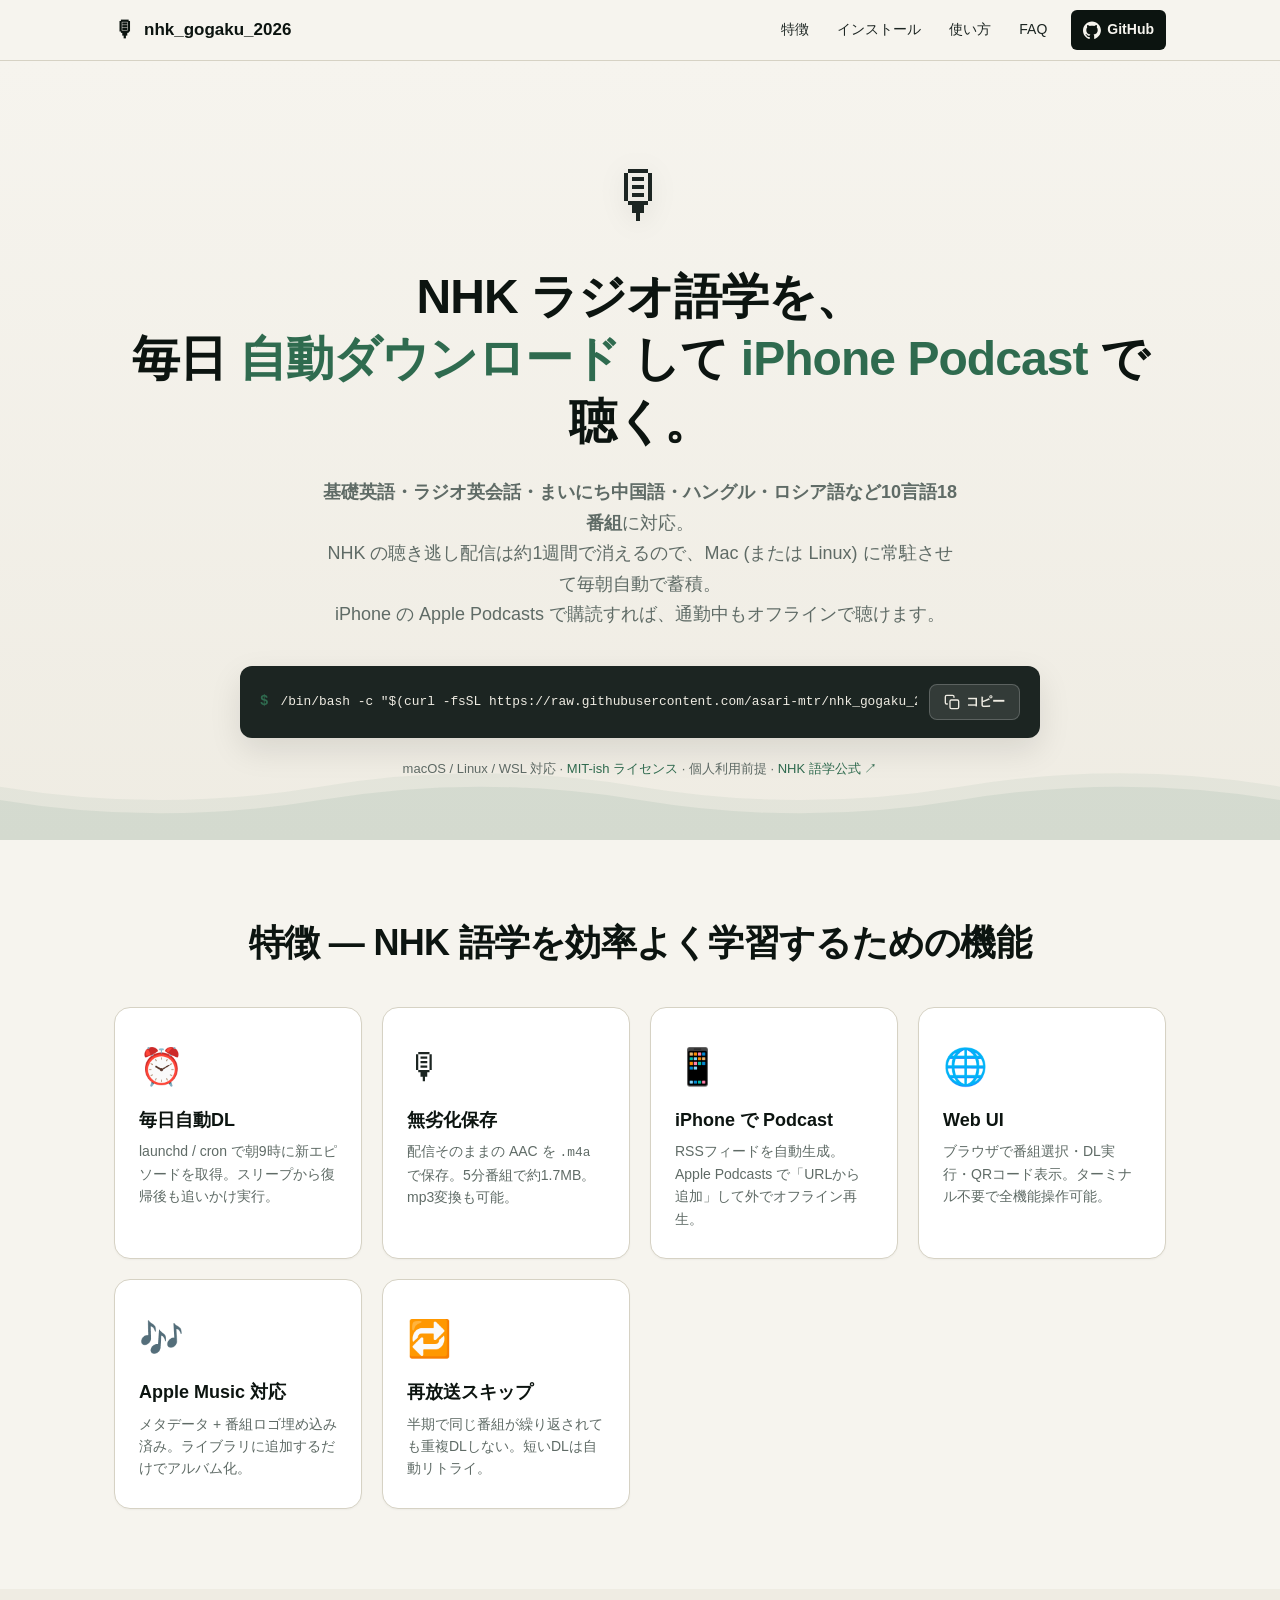
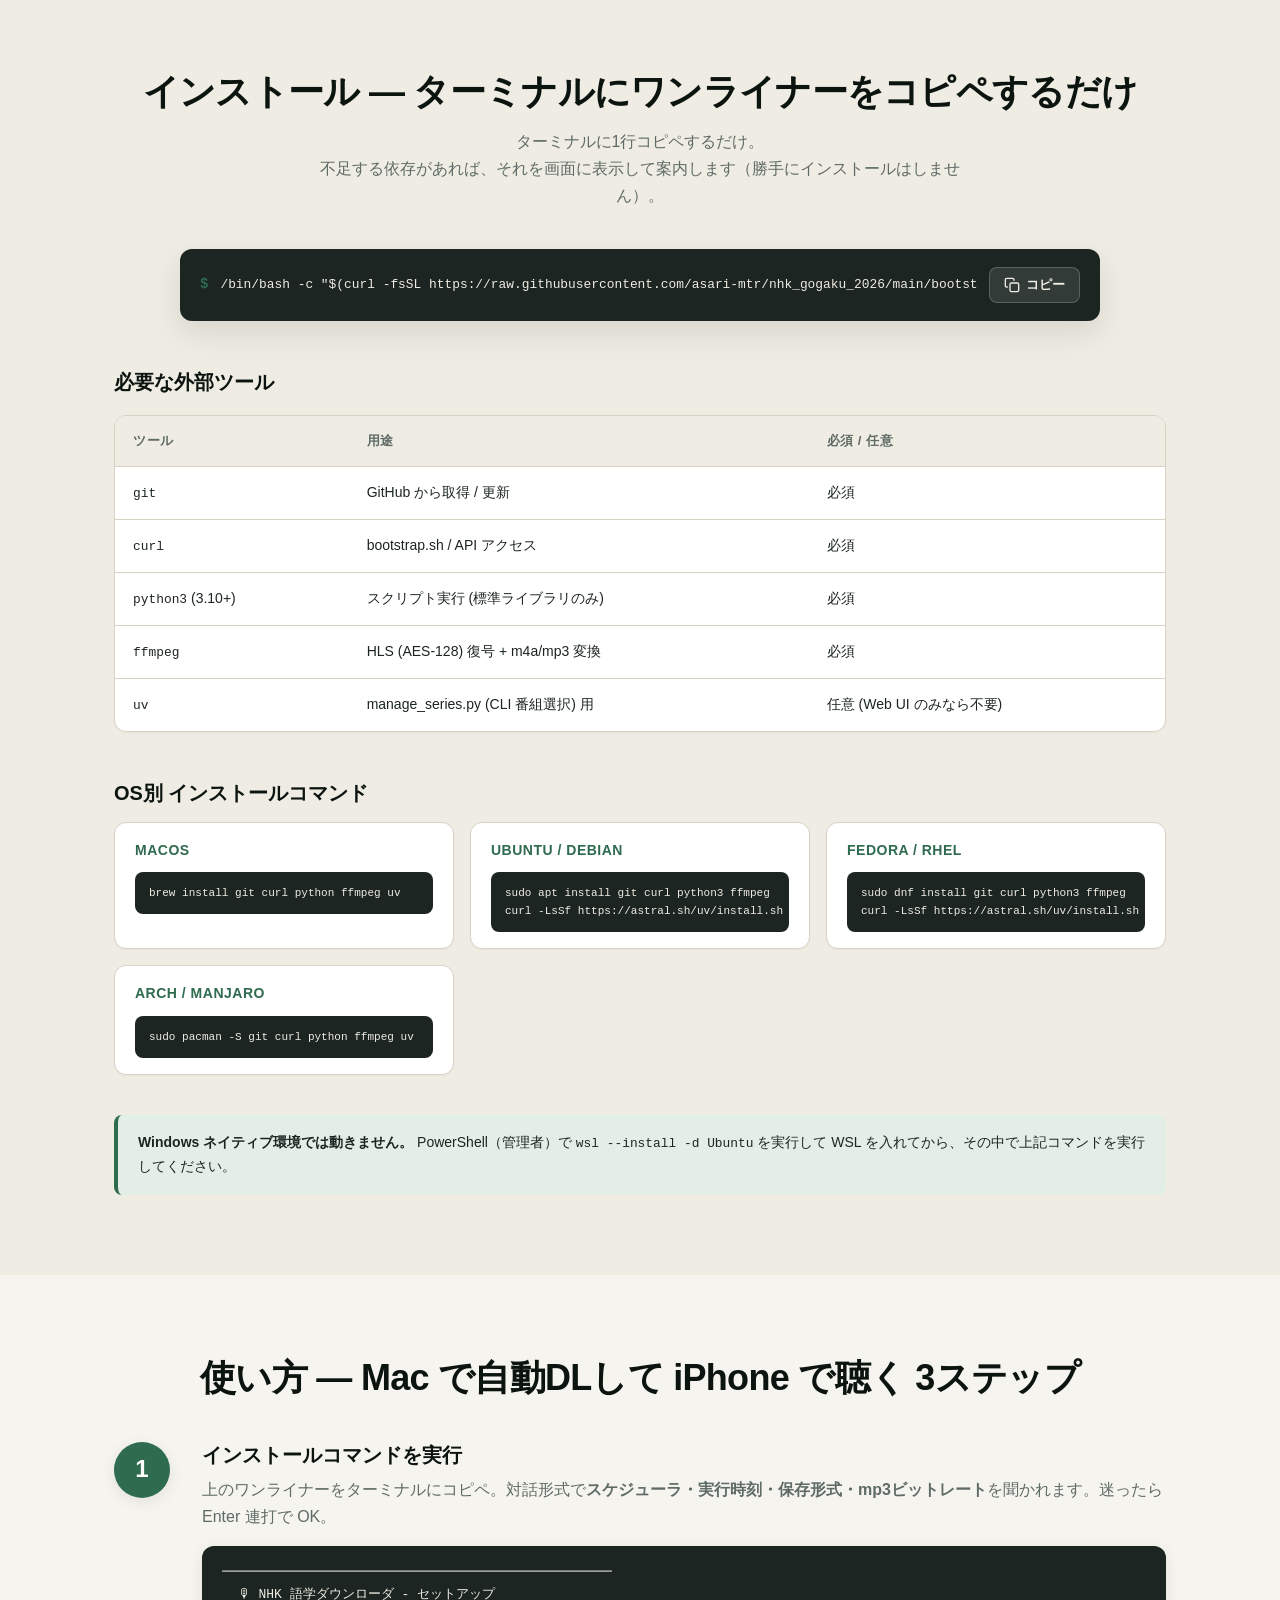
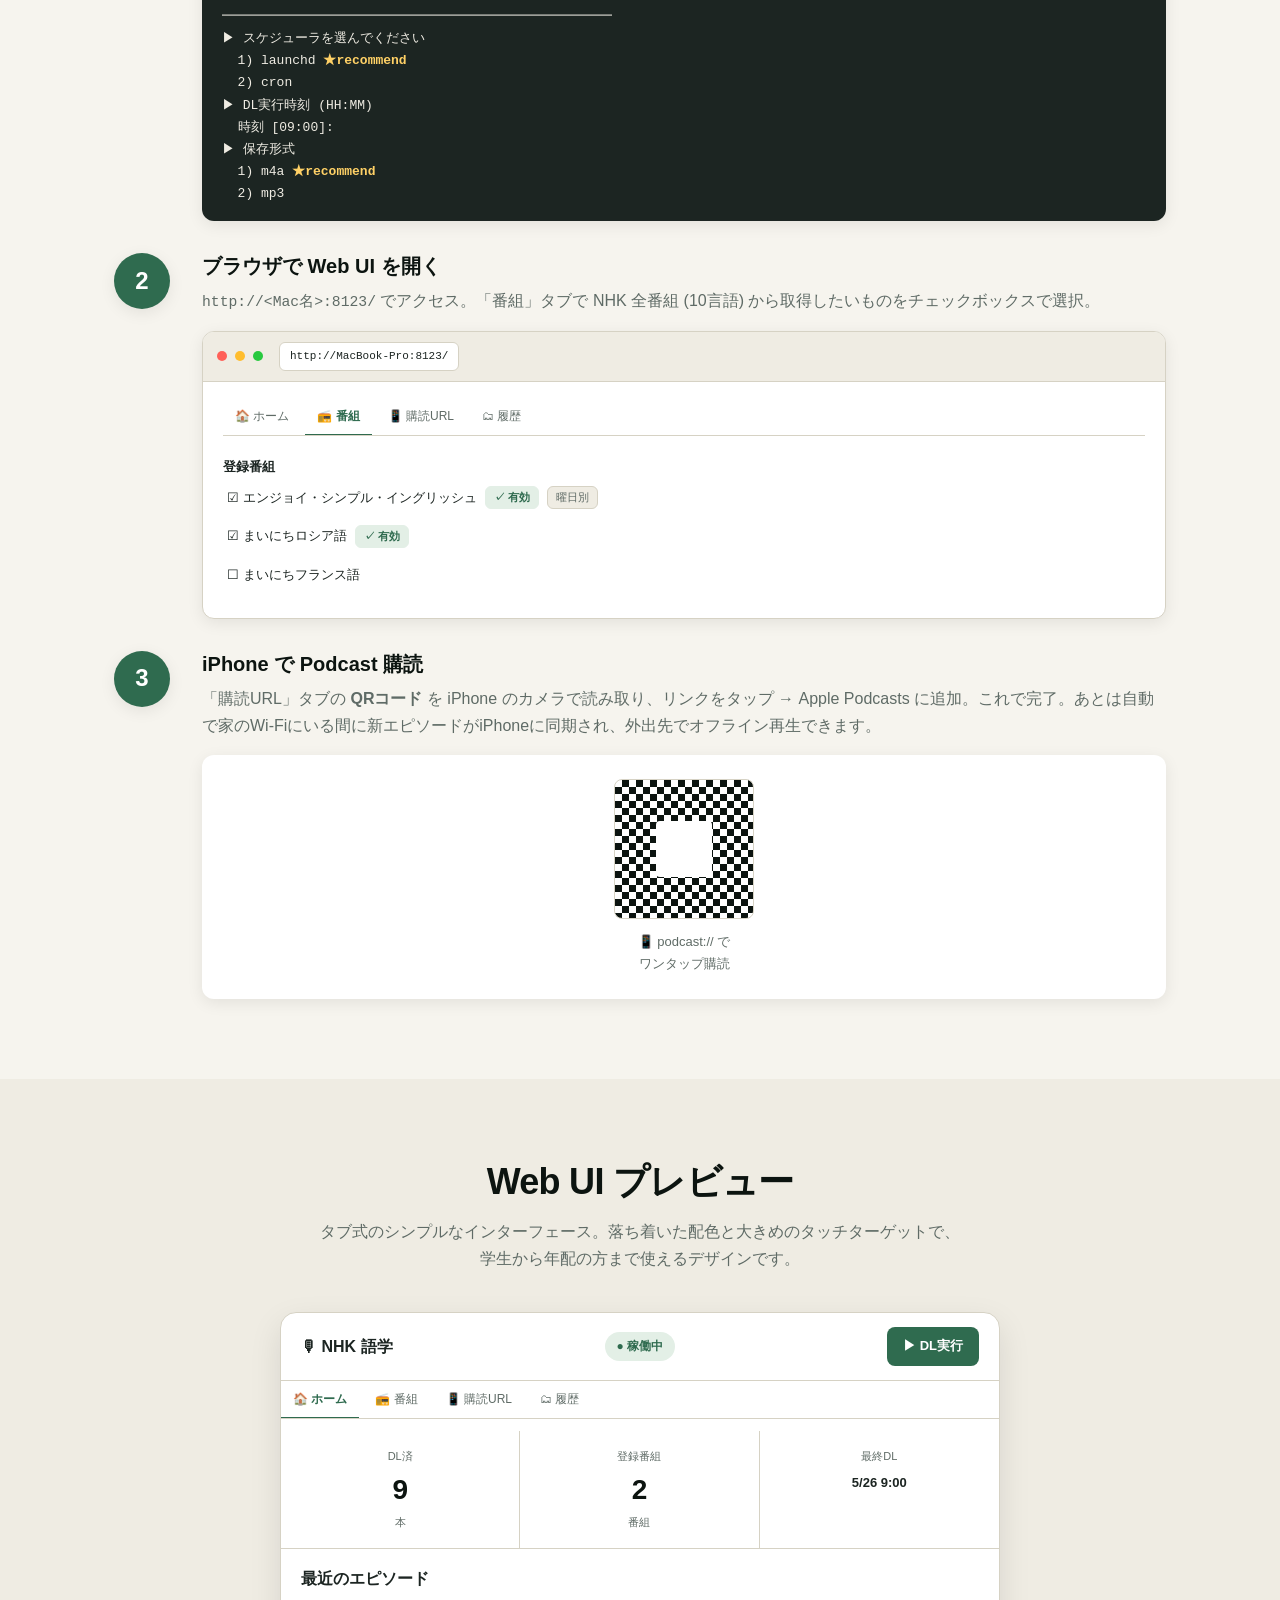
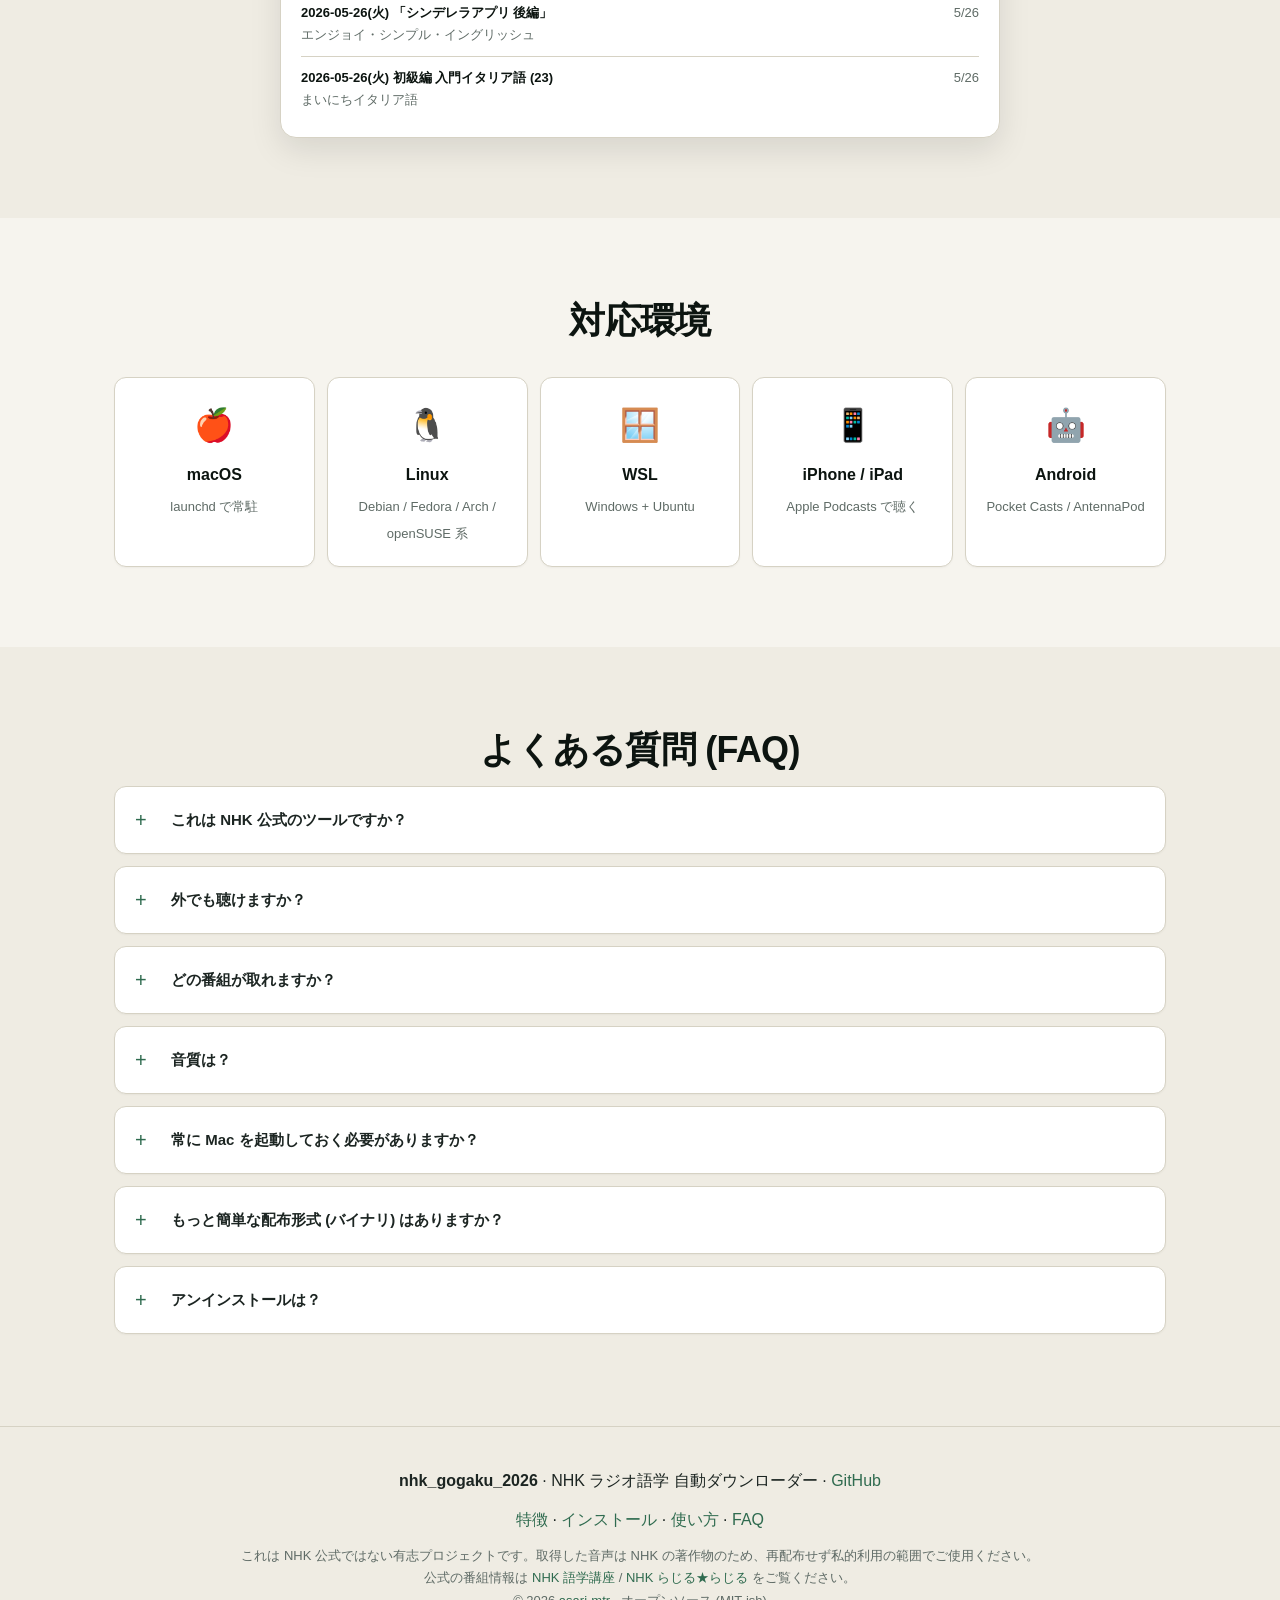
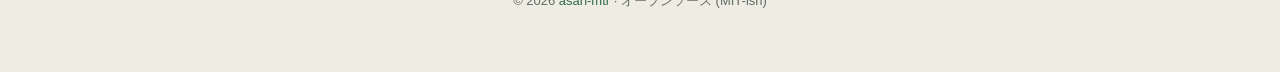
<file: docs/index.html>
<!DOCTYPE html>
<html lang="ja" prefix="og: https://ogp.me/ns#">
<head>
<meta charset="UTF-8">
<meta name="viewport" content="width=device-width, initial-scale=1.0">
<meta http-equiv="X-UA-Compatible" content="IE=edge">

<!-- ─── Primary Meta ─── -->
<title>NHK ラジオ語学を毎日自動ダウンロード → iPhone Podcast でオフライン再生 | nhk_gogaku_2026</title>
<meta name="description" content="NHKラジオ語学番組(基礎英語・ラジオ英会話・まいにち中国語・ハングル・ロシア語など10言語18番組)の聴き逃し配信を Mac / Linux で毎日自動ダウンロード。iPhone Apple Podcasts で外出先でもオフライン再生。無料・オープンソース・Web UI 付き。">
<meta name="keywords" content="NHK 語学,NHK ラジオ,聴き逃し,ダウンロード,基礎英語,ラジオ英会話,エンジョイシンプルイングリッシュ,まいにち中国語,まいにちハングル,まいにちフランス語,まいにちドイツ語,まいにちイタリア語,まいにちスペイン語,まいにちロシア語,Podcast,iPhone,Apple Podcasts,m4a,mp3,Mac,Linux,自動DL,語学学習,音声配信,RSS">
<meta name="author" content="asari-mtr">
<meta name="robots" content="index, follow, max-image-preview:large">
<meta name="googlebot" content="index, follow">
<meta name="theme-color" content="#2f6b4f">
<meta name="color-scheme" content="light dark">
<meta name="format-detection" content="telephone=no">
<link rel="canonical" href="https://asari-mtr.github.io/nhk_gogaku_2026/">

<!-- Google Search Console (GitHub Actions が secrets から動的注入) -->
<meta name="google-site-verification" content="__GSC_VERIFICATION__">
<link rel="alternate" hreflang="ja" href="https://asari-mtr.github.io/nhk_gogaku_2026/">
<link rel="alternate" hreflang="x-default" href="https://asari-mtr.github.io/nhk_gogaku_2026/">

<!-- ─── Open Graph (Facebook / LINE / Slack) ─── -->
<meta property="og:type" content="website">
<meta property="og:site_name" content="nhk_gogaku_2026">
<meta property="og:title" content="NHK ラジオ語学を毎日自動DL → iPhone Podcast で聴く">
<meta property="og:description" content="NHKラジオ語学(10言語18番組)を Mac で自動ダウンロード。iPhone の Apple Podcasts でオフライン再生できる、無料・オープンソースのツール。">
<meta property="og:url" content="https://asari-mtr.github.io/nhk_gogaku_2026/">
<meta property="og:locale" content="ja_JP">
<meta property="og:image" content="https://asari-mtr.github.io/nhk_gogaku_2026/images/og.svg">
<meta property="og:image:type" content="image/svg+xml">
<meta property="og:image:width" content="1200">
<meta property="og:image:height" content="630">
<meta property="og:image:alt" content="nhk_gogaku_2026 - NHKラジオ語学を自動DLしてiPhone Podcastで聴く">

<!-- ─── Twitter Card ─── -->
<meta name="twitter:card" content="summary_large_image">
<meta name="twitter:title" content="NHK ラジオ語学を毎日自動DL → iPhone Podcast で聴く">
<meta name="twitter:description" content="NHKラジオ語学(10言語18番組)の聴き逃し配信を Mac/Linux で自動DL、iPhoneでオフライン再生。Web UI付き OSS。">
<meta name="twitter:image" content="https://asari-mtr.github.io/nhk_gogaku_2026/images/og.svg">
<meta name="twitter:image:alt" content="nhk_gogaku_2026 のスクリーンショット">

<!-- ─── Favicon (SVG絵文字) ─── -->
<link rel="icon" href="data:image/svg+xml,%3Csvg%20xmlns%3D%22http%3A%2F%2Fwww.w3.org%2F2000%2Fsvg%22%20viewBox%3D%220%200%20100%20100%22%3E%3Ctext%20y%3D%22.9em%22%20font-size%3D%2290%22%3E%F0%9F%8E%99%3C%2Ftext%3E%3C%2Fsvg%3E">
<link rel="apple-touch-icon" href="data:image/svg+xml,%3Csvg%20xmlns%3D%22http%3A%2F%2Fwww.w3.org%2F2000%2Fsvg%22%20viewBox%3D%220%200%20100%20100%22%3E%3Ctext%20y%3D%22.9em%22%20font-size%3D%2290%22%3E%F0%9F%8E%99%3C%2Ftext%3E%3C%2Fsvg%3E">

<!-- ─── Performance hints ─── -->
<link rel="preconnect" href="https://github.com" crossorigin>
<link rel="dns-prefetch" href="https://raw.githubusercontent.com">

<!-- ─── Style ─── -->
<link rel="stylesheet" href="style.css?v=4">

<!-- ─── JSON-LD: SoftwareApplication ─── -->
<script type="application/ld+json">
{
  "@context": "https://schema.org",
  "@type": "SoftwareApplication",
  "name": "nhk_gogaku_2026",
  "alternateName": ["NHK 語学ダウンローダ", "NHK gogaku downloader"],
  "applicationCategory": "MultimediaApplication",
  "applicationSubCategory": "PodcastApp",
  "operatingSystem": "macOS, Linux, WSL",
  "description": "NHKラジオ語学番組(基礎英語、ラジオ英会話、まいにち中国語、まいにちハングル、まいにちフランス語、まいにちドイツ語、まいにちイタリア語、まいにちスペイン語、まいにちロシア語、エンジョイシンプルイングリッシュなど10言語18番組)の聴き逃し配信を、Mac または Linux に常駐させて毎日自動ダウンロードし、iPhone の Apple Podcasts や Pocket Casts、AntennaPod などで外出先でもオフライン再生できるオープンソースツール。",
  "url": "https://asari-mtr.github.io/nhk_gogaku_2026/",
  "downloadUrl": "https://github.com/asari-mtr/nhk_gogaku_2026",
  "softwareVersion": "1.0",
  "datePublished": "2026-05-26",
  "inLanguage": "ja",
  "isAccessibleForFree": true,
  "offers": {
    "@type": "Offer",
    "price": "0",
    "priceCurrency": "JPY"
  },
  "author": {
    "@type": "Person",
    "name": "asari-mtr",
    "url": "https://github.com/asari-mtr"
  },
  "featureList": [
    "毎日朝9時の自動ダウンロード (launchd / cron)",
    "AAC 無変換 m4a 保存 (5分番組で約1.7MB、無劣化)",
    "mp3 変換オプション (64/128/192 kbps)",
    "iPhone Apple Podcasts 向けRSSフィード自動生成",
    "Apple Music ライブラリへの一括取り込み対応",
    "Web UI による番組選択 / DL実行 / QR表示 (ターミナル不要)",
    "再放送スキップ (半期同タイトル自動検知)",
    "ローカル HTTPサーバで同一Wi-Fi内に配信",
    "10言語18番組対応 (英語、中国語、ハングル、フランス語、ドイツ語、イタリア語、スペイン語、ポルトガル語、ロシア語、タイ語)"
  ],
  "keywords": "NHK 語学, ラジオ, 聴き逃し, Podcast, iPhone, 基礎英語, 語学学習"
}
</script>

<!-- ─── JSON-LD: FAQPage ─── -->
<script type="application/ld+json">
{
  "@context": "https://schema.org",
  "@type": "FAQPage",
  "mainEntity": [
    {
      "@type": "Question",
      "name": "これは NHK 公式のツールですか？",
      "acceptedAnswer": {
        "@type": "Answer",
        "text": "いいえ、有志による非公式ツールです。生成される Podcast フィードのタイトルにも [非公式] を付け、作者は Personal Archive として明示しています。NHK の聴き逃し配信を私的利用の範囲でローカル保存することを目的としています。"
      }
    },
    {
      "@type": "Question",
      "name": "外でも聴けますか？",
      "acceptedAnswer": {
        "@type": "Answer",
        "text": "はい。iPhone の Apple Podcasts に購読すれば、家のWi-Fi圏内にいる間に自動DLされ、外出先でオフライン再生できます。Pocket Casts や Overcast でも同様です。"
      }
    },
    {
      "@type": "Question",
      "name": "どの番組が取れますか？",
      "acceptedAnswer": {
        "@type": "Answer",
        "text": "NHK ラジオの語学番組ほぼすべて。英語、中国語、ハングル、フランス語、ドイツ語、イタリア語、スペイン語、ポルトガル語、ロシア語、タイ語の10言語18番組に対応します。Web UI のチェックボックスで選択するだけです。"
      }
    },
    {
      "@type": "Question",
      "name": "音質はどうですか？",
      "acceptedAnswer": {
        "@type": "Answer",
        "text": "NHK の配信そのまま(AAC 48kbps)を無劣化で保存します。語学番組に十分な音質で、5分番組で約1.7MB。必要に応じて mp3 変換(64/128/192 kbps から選択)も可能です。"
      }
    },
    {
      "@type": "Question",
      "name": "常に Mac を起動しておく必要がありますか？",
      "acceptedAnswer": {
        "@type": "Answer",
        "text": "launchd を使えばスリープ中はジョブが待機、起床後すぐ追いかけ実行されます。完全にシャットダウンしていなければ問題ありません。"
      }
    },
    {
      "@type": "Question",
      "name": "Windows でも使えますか？",
      "acceptedAnswer": {
        "@type": "Answer",
        "text": "Windowsネイティブでは動きません。WSL (Windows Subsystem for Linux) を導入すれば同じワンライナーで動作します。"
      }
    }
  ]
}
</script>

<!-- ─── JSON-LD: HowTo ─── -->
<script type="application/ld+json">
{
  "@context": "https://schema.org",
  "@type": "HowTo",
  "name": "NHK ラジオ語学を自動ダウンロードして iPhone で聴く方法",
  "description": "Mac または Linux に nhk_gogaku_2026 をインストールして、iPhone の Apple Podcasts で NHK ラジオ語学番組を聴く手順",
  "totalTime": "PT5M",
  "supply": [
    {"@type": "HowToSupply", "name": "Mac or Linux PC"},
    {"@type": "HowToSupply", "name": "iPhone (Apple Podcasts)"},
    {"@type": "HowToSupply", "name": "家庭内 Wi-Fi"}
  ],
  "tool": [
    {"@type": "HowToTool", "name": "git"},
    {"@type": "HowToTool", "name": "ffmpeg"},
    {"@type": "HowToTool", "name": "python3"}
  ],
  "step": [
    {
      "@type": "HowToStep",
      "position": 1,
      "name": "ワンライナーでインストール",
      "text": "ターミナルに 1行コマンドを貼り付けて実行。対話形式でスケジューラ・実行時刻・保存形式を選択する。",
      "url": "https://asari-mtr.github.io/nhk_gogaku_2026/#install"
    },
    {
      "@type": "HowToStep",
      "position": 2,
      "name": "Web UI で番組を選択",
      "text": "ブラウザで http://<Mac名>:8123/ を開き、「番組」タブから取得したい語学番組をチェックボックスで選ぶ。",
      "url": "https://asari-mtr.github.io/nhk_gogaku_2026/#how"
    },
    {
      "@type": "HowToStep",
      "position": 3,
      "name": "iPhone で Podcast 購読",
      "text": "「購読URL」タブのQRコードをiPhoneカメラで読み取り、Apple Podcastsに追加する。以後、家のWi-Fi圏内で自動DLされ外出先でオフライン再生可能。",
      "url": "https://asari-mtr.github.io/nhk_gogaku_2026/#how"
    }
  ]
}
</script>

<!-- ─── JSON-LD: BreadcrumbList ─── -->
<script type="application/ld+json">
{
  "@context": "https://schema.org",
  "@type": "BreadcrumbList",
  "itemListElement": [
    {
      "@type": "ListItem",
      "position": 1,
      "name": "ホーム",
      "item": "https://asari-mtr.github.io/nhk_gogaku_2026/"
    }
  ]
}
</script>

<!-- ─── Analytics (GitHub Actions が secrets から動的注入。未設定なら何も読み込まない) ─── -->
<script>
(function () {
  // プレースホルダーが置換されていない or 空文字なら何もしない
  function isSet(v) { return v && v.indexOf("__") !== 0; }

  // Cloudflare Web Analytics
  var CF_TOKEN = "__CF_ANALYTICS_TOKEN__";
  if (isSet(CF_TOKEN)) {
    var s = document.createElement("script");
    s.defer = true;
    s.src = "https://static.cloudflareinsights.com/beacon.min.js";
    s.setAttribute("data-cf-beacon", '{"token":"' + CF_TOKEN + '"}');
    document.head.appendChild(s);
  }

  // Google Analytics 4
  var GA_ID = "__GA_MEASUREMENT_ID__";
  if (isSet(GA_ID)) {
    var s2 = document.createElement("script");
    s2.async = true;
    s2.src = "https://www.googletagmanager.com/gtag/js?id=" + GA_ID;
    document.head.appendChild(s2);
    window.dataLayer = window.dataLayer || [];
    function gtag() { window.dataLayer.push(arguments); }
    gtag("js", new Date());
    gtag("config", GA_ID, { anonymize_ip: true });
  }

  // GoatCounter (シンプル代替)
  var GC_URL = "__GOATCOUNTER_URL__";
  if (isSet(GC_URL)) {
    var s3 = document.createElement("script");
    s3.async = true;
    s3.src = "//gc.zgo.at/count.js";
    s3.setAttribute("data-goatcounter", GC_URL);
    document.head.appendChild(s3);
  }
})();
</script>
</head>
<body>

<a class="skip-link" href="#top">本文へスキップ</a>

<!-- ─── NAV ─── -->
<nav class="nav" role="navigation" aria-label="グローバルナビゲーション">
  <div class="container nav-inner">
    <a href="#top" class="brand">
      <span class="brand-icon">🎙</span>
      <span>nhk_gogaku_2026</span>
    </a>
    <div class="nav-links">
      <a href="#features">特徴</a>
      <a href="#install">インストール</a>
      <a href="#how">使い方</a>
      <a href="#faq">FAQ</a>
      <a class="github-link" href="https://github.com/asari-mtr/nhk_gogaku_2026" target="_blank" rel="noopener">
        <svg viewBox="0 0 24 24" width="18" height="18" fill="currentColor" aria-hidden="true"><path d="M12 .5C5.4.5 0 5.9 0 12.5c0 5.3 3.4 9.8 8.2 11.4.6.1.8-.3.8-.6v-2.1c-3.3.7-4-1.6-4-1.6-.5-1.3-1.3-1.7-1.3-1.7-1.1-.7.1-.7.1-.7 1.2.1 1.8 1.2 1.8 1.2 1.1 1.8 2.8 1.3 3.5 1 .1-.8.4-1.3.8-1.6-2.7-.3-5.5-1.3-5.5-5.9 0-1.3.5-2.4 1.2-3.2-.1-.3-.5-1.5.1-3.2 0 0 1-.3 3.3 1.2 1-.3 2-.4 3-.4s2 .1 3 .4c2.3-1.5 3.3-1.2 3.3-1.2.6 1.7.2 2.9.1 3.2.8.8 1.2 1.9 1.2 3.2 0 4.6-2.8 5.6-5.5 5.9.4.4.8 1.1.8 2.2v3.3c0 .3.2.7.8.6 4.8-1.6 8.2-6.1 8.2-11.4C24 5.9 18.6.5 12 .5z"/></svg>
        GitHub
      </a>
    </div>
  </div>
</nav>

<!-- ─── HERO ─── -->
<header id="top" class="hero" role="banner">
  <div class="container hero-inner">
    <div class="hero-icon" aria-hidden="true">🎙</div>
    <h1 class="hero-title">
      NHK ラジオ語学を、<br>
      毎日 <span class="accent">自動ダウンロード</span> して <span class="accent">iPhone Podcast</span> で聴く。
    </h1>
    <p class="hero-lead">
      <strong>基礎英語・ラジオ英会話・まいにち中国語・ハングル・ロシア語など10言語18番組</strong>に対応。<br>
      NHK の聴き逃し配信は約1週間で消えるので、Mac (または Linux) に常駐させて毎朝自動で蓄積。<br>
      iPhone の Apple Podcasts で購読すれば、通勤中もオフラインで聴けます。
    </p>

    <!-- Install command box (brew.sh style) -->
    <div class="install-box" id="install-hero">
      <div class="install-prompt">$</div>
      <code id="install-cmd">/bin/bash -c "$(curl -fsSL https://raw.githubusercontent.com/asari-mtr/nhk_gogaku_2026/main/bootstrap.sh)"</code>
      <button class="copy-btn" data-copy="#install-cmd" aria-label="コマンドをコピー">
        <svg viewBox="0 0 24 24" width="16" height="16" fill="none" stroke="currentColor" stroke-width="2" stroke-linecap="round" stroke-linejoin="round"><rect x="9" y="9" width="13" height="13" rx="2" ry="2"></rect><path d="M5 15H4a2 2 0 0 1-2-2V4a2 2 0 0 1 2-2h9a2 2 0 0 1 2 2v1"></path></svg>
        <span class="copy-label">コピー</span>
      </button>
    </div>

    <div class="hero-meta">
      macOS / Linux / WSL 対応 ·
      <a href="https://github.com/asari-mtr/nhk_gogaku_2026" target="_blank" rel="noopener noreferrer">MIT-ish ライセンス</a>
      · 個人利用前提 ·
      <a href="https://www.nhk.jp/g/gogaku/" target="_blank" rel="noopener noreferrer" referrerpolicy="no-referrer">NHK 語学公式 ↗</a>
    </div>
  </div>
  <!-- 装飾: 音波SVG -->
  <svg class="wave-bg" viewBox="0 0 1200 120" preserveAspectRatio="none" aria-hidden="true">
    <path d="M0,40 Q150,80 300,40 T600,40 T900,40 T1200,40 V120 H0 Z" fill="rgba(47,107,79,0.06)"/>
    <path d="M0,60 Q150,100 300,60 T600,60 T900,60 T1200,60 V120 H0 Z" fill="rgba(47,107,79,0.08)"/>
  </svg>
</header>

<!-- ─── 特徴 ─── -->
<section id="features" class="section" aria-labelledby="features-title">
  <div class="container">
    <h2 id="features-title" class="section-title">特徴 — NHK 語学を効率よく学習するための機能</h2>
    <div class="features-grid">
      <div class="feature">
        <div class="feature-icon">⏰</div>
        <h3>毎日自動DL</h3>
        <p>launchd / cron で朝9時に新エピソードを取得。スリープから復帰後も追いかけ実行。</p>
      </div>
      <div class="feature">
        <div class="feature-icon">🎙</div>
        <h3>無劣化保存</h3>
        <p>配信そのままの AAC を <code>.m4a</code> で保存。5分番組で約1.7MB。mp3変換も可能。</p>
      </div>
      <div class="feature">
        <div class="feature-icon">📱</div>
        <h3>iPhone で Podcast</h3>
        <p>RSSフィードを自動生成。Apple Podcasts で「URLから追加」して外でオフライン再生。</p>
      </div>
      <div class="feature">
        <div class="feature-icon">🌐</div>
        <h3>Web UI</h3>
        <p>ブラウザで番組選択・DL実行・QRコード表示。ターミナル不要で全機能操作可能。</p>
      </div>
      <div class="feature">
        <div class="feature-icon">🎶</div>
        <h3>Apple Music 対応</h3>
        <p>メタデータ + 番組ロゴ埋め込み済み。ライブラリに追加するだけでアルバム化。</p>
      </div>
      <div class="feature">
        <div class="feature-icon">🔁</div>
        <h3>再放送スキップ</h3>
        <p>半期で同じ番組が繰り返されても重複DLしない。短いDLは自動リトライ。</p>
      </div>
    </div>
  </div>
</section>

<!-- ─── インストール ─── -->
<section id="install" class="section section-alt" aria-labelledby="install-title">
  <div class="container">
    <h2 id="install-title" class="section-title">インストール — ターミナルにワンライナーをコピペするだけ</h2>
    <p class="section-lead">ターミナルに1行コピペするだけ。<br>不足する依存があれば、それを画面に表示して案内します（勝手にインストールはしません）。</p>

    <div class="install-box wide" id="install-section">
      <div class="install-prompt">$</div>
      <code id="install-cmd2">/bin/bash -c "$(curl -fsSL https://raw.githubusercontent.com/asari-mtr/nhk_gogaku_2026/main/bootstrap.sh)"</code>
      <button class="copy-btn" data-copy="#install-cmd2" aria-label="コマンドをコピー">
        <svg viewBox="0 0 24 24" width="16" height="16" fill="none" stroke="currentColor" stroke-width="2" stroke-linecap="round" stroke-linejoin="round"><rect x="9" y="9" width="13" height="13" rx="2" ry="2"></rect><path d="M5 15H4a2 2 0 0 1-2-2V4a2 2 0 0 1 2-2h9a2 2 0 0 1 2 2v1"></path></svg>
        <span class="copy-label">コピー</span>
      </button>
    </div>

    <h3 class="sub-title">必要な外部ツール</h3>
    <div class="tools-table">
      <table>
        <thead>
          <tr><th>ツール</th><th>用途</th><th>必須 / 任意</th></tr>
        </thead>
        <tbody>
          <tr><td><code>git</code></td><td>GitHub から取得 / 更新</td><td>必須</td></tr>
          <tr><td><code>curl</code></td><td>bootstrap.sh / API アクセス</td><td>必須</td></tr>
          <tr><td><code>python3</code> (3.10+)</td><td>スクリプト実行 (標準ライブラリのみ)</td><td>必須</td></tr>
          <tr><td><code>ffmpeg</code></td><td>HLS (AES-128) 復号 + m4a/mp3 変換</td><td>必須</td></tr>
          <tr><td><code>uv</code></td><td>manage_series.py (CLI 番組選択) 用</td><td>任意 (Web UI のみなら不要)</td></tr>
        </tbody>
      </table>
    </div>

    <h3 class="sub-title">OS別 インストールコマンド</h3>
    <div class="os-grid">
      <div class="os-card">
        <div class="os-name">macOS</div>
        <pre><code>brew install git curl python ffmpeg uv</code></pre>
      </div>
      <div class="os-card">
        <div class="os-name">Ubuntu / Debian</div>
        <pre><code>sudo apt install git curl python3 ffmpeg
curl -LsSf https://astral.sh/uv/install.sh | sh</code></pre>
      </div>
      <div class="os-card">
        <div class="os-name">Fedora / RHEL</div>
        <pre><code>sudo dnf install git curl python3 ffmpeg
curl -LsSf https://astral.sh/uv/install.sh | sh</code></pre>
      </div>
      <div class="os-card">
        <div class="os-name">Arch / Manjaro</div>
        <pre><code>sudo pacman -S git curl python ffmpeg uv</code></pre>
      </div>
    </div>

    <div class="callout">
      <strong>Windows ネイティブ環境では動きません。</strong>
      PowerShell（管理者）で <code>wsl --install -d Ubuntu</code> を実行して WSL を入れてから、その中で上記コマンドを実行してください。
    </div>
  </div>
</section>

<!-- ─── 使い方 ─── -->
<section id="how" class="section" aria-labelledby="how-title">
  <div class="container">
    <h2 id="how-title" class="section-title">使い方 — Mac で自動DLして iPhone で聴く 3ステップ</h2>

    <div class="steps">
      <div class="step">
        <div class="step-num">1</div>
        <div class="step-body">
          <h3>インストールコマンドを実行</h3>
          <p>上のワンライナーをターミナルにコピペ。対話形式で<strong>スケジューラ・実行時刻・保存形式・mp3ビットレート</strong>を聞かれます。迷ったら Enter 連打で OK。</p>
          <div class="step-mock">
            <div class="mock-line">━━━━━━━━━━━━━━━━━━━━━━━━━━━━━━</div>
            <div class="mock-line">  🎙 NHK 語学ダウンローダ - セットアップ</div>
            <div class="mock-line">━━━━━━━━━━━━━━━━━━━━━━━━━━━━━━</div>
            <div class="mock-line">▶ スケジューラを選んでください</div>
            <div class="mock-line">  1) launchd <span class="mock-recommend">★recommend</span></div>
            <div class="mock-line">  2) cron</div>
            <div class="mock-line">▶ DL実行時刻 (HH:MM)</div>
            <div class="mock-line">  時刻 [09:00]: </div>
            <div class="mock-line">▶ 保存形式</div>
            <div class="mock-line">  1) m4a <span class="mock-recommend">★recommend</span></div>
            <div class="mock-line">  2) mp3</div>
          </div>
        </div>
      </div>

      <div class="step">
        <div class="step-num">2</div>
        <div class="step-body">
          <h3>ブラウザで Web UI を開く</h3>
          <p><code>http://&lt;Mac名&gt;:8123/</code> でアクセス。「番組」タブで NHK 全番組 (10言語) から取得したいものをチェックボックスで選択。</p>
          <div class="step-mock browser-mock">
            <div class="browser-bar">
              <span class="dot red"></span><span class="dot yellow"></span><span class="dot green"></span>
              <span class="browser-url">http://MacBook-Pro:8123/</span>
            </div>
            <div class="browser-content">
              <div class="ui-tab-bar">
                <span class="ui-tab">🏠 ホーム</span>
                <span class="ui-tab active">📻 番組</span>
                <span class="ui-tab">📱 購読URL</span>
                <span class="ui-tab">🗂 履歴</span>
              </div>
              <div class="ui-section">
                <strong>登録番組</strong>
                <div class="ui-series-row">
                  ☑ エンジョイ・シンプル・イングリッシュ <span class="chip on">✓ 有効</span> <span class="chip">曜日別</span>
                </div>
                <div class="ui-series-row">
                  ☑ まいにちロシア語 <span class="chip on">✓ 有効</span>
                </div>
                <div class="ui-series-row">
                  ☐ まいにちフランス語
                </div>
              </div>
            </div>
          </div>
        </div>
      </div>

      <div class="step">
        <div class="step-num">3</div>
        <div class="step-body">
          <h3>iPhone で Podcast 購読</h3>
          <p>「購読URL」タブの <strong>QRコード</strong> を iPhone のカメラで読み取り、リンクをタップ → Apple Podcasts に追加。これで完了。あとは自動で家のWi-Fiにいる間に新エピソードがiPhoneに同期され、外出先でオフライン再生できます。</p>
          <div class="step-mock qr-mock">
            <div class="qr-placeholder">
              <div class="qr-grid"></div>
              <p>📱 podcast:// で<br>ワンタップ購読</p>
            </div>
          </div>
        </div>
      </div>
    </div>
  </div>
</section>

<!-- ─── プレビュー ─── -->
<section class="section section-alt">
  <div class="container">
    <h2 class="section-title">Web UI プレビュー</h2>
    <p class="section-lead">タブ式のシンプルなインターフェース。落ち着いた配色と大きめのタッチターゲットで、学生から年配の方まで使えるデザインです。</p>

    <div class="ui-preview">
      <div class="ui-preview-card">
        <div class="ui-preview-head">
          <span>🎙 NHK 語学</span>
          <span class="ui-pill">● 稼働中</span>
          <span class="ui-button">▶ DL実行</span>
        </div>
        <div class="ui-tab-bar">
          <span class="ui-tab active">🏠 ホーム</span>
          <span class="ui-tab">📻 番組</span>
          <span class="ui-tab">📱 購読URL</span>
          <span class="ui-tab">🗂 履歴</span>
        </div>
        <div class="ui-kpi-row">
          <div class="ui-kpi"><div class="ui-kpi-label">DL済</div><div class="ui-kpi-value">9</div><div class="ui-kpi-sub">本</div></div>
          <div class="ui-kpi"><div class="ui-kpi-label">登録番組</div><div class="ui-kpi-value">2</div><div class="ui-kpi-sub">番組</div></div>
          <div class="ui-kpi"><div class="ui-kpi-label">最終DL</div><div class="ui-kpi-value-sm">5/26 9:00</div></div>
        </div>
        <div class="ui-section">
          <strong>最近のエピソード</strong>
          <div class="ui-ep">
            <div>
              <div class="ui-ep-title">2026-05-26(火) 「シンデレラアプリ 後編」</div>
              <div class="muted small">エンジョイ・シンプル・イングリッシュ</div>
            </div>
            <div class="muted small">5/26</div>
          </div>
          <div class="ui-ep">
            <div>
              <div class="ui-ep-title">2026-05-26(火) 初級編 入門イタリア語 (23)</div>
              <div class="muted small">まいにちイタリア語</div>
            </div>
            <div class="muted small">5/26</div>
          </div>
        </div>
      </div>
    </div>
  </div>
</section>

<!-- ─── 対応OS ─── -->
<section class="section">
  <div class="container">
    <h2 class="section-title">対応環境</h2>
    <div class="os-badges">
      <div class="os-badge"><span class="os-emoji">🍎</span><strong>macOS</strong><span class="muted small">launchd で常駐</span></div>
      <div class="os-badge"><span class="os-emoji">🐧</span><strong>Linux</strong><span class="muted small">Debian / Fedora / Arch / openSUSE 系</span></div>
      <div class="os-badge"><span class="os-emoji">🪟</span><strong>WSL</strong><span class="muted small">Windows + Ubuntu</span></div>
      <div class="os-badge"><span class="os-emoji">📱</span><strong>iPhone / iPad</strong><span class="muted small">Apple Podcasts で聴く</span></div>
      <div class="os-badge"><span class="os-emoji">🤖</span><strong>Android</strong><span class="muted small">Pocket Casts / AntennaPod</span></div>
    </div>
  </div>
</section>

<!-- ─── FAQ ─── -->
<section id="faq" class="section section-alt" aria-labelledby="faq-title">
  <div class="container">
    <h2 id="faq-title" class="section-title">よくある質問 (FAQ)</h2>
    <details class="faq">
      <summary>これは NHK 公式のツールですか？</summary>
      <p>いいえ、有志による <strong>非公式</strong> ツールです。生成される Podcast フィードのタイトルにも <code>[非公式]</code> を付け、作者は <code>Personal Archive</code> として明示しています。NHK の聴き逃し配信を私的利用の範囲でローカル保存することを目的としています。NHK 公式の番組情報や聴き逃し配信は <a href="https://www.nhk.jp/g/gogaku/" target="_blank" rel="noopener noreferrer" referrerpolicy="no-referrer">NHK 語学講座のページ</a> でご確認ください。</p>
    </details>
    <details class="faq">
      <summary>外でも聴けますか？</summary>
      <p>はい。iPhone の Apple Podcasts に購読 → 家のWi-Fi圏内にいる間に自動DL → 外出先で<strong>オフライン再生</strong>できます。同様に Pocket Casts や Overcast でも可能です。</p>
    </details>
    <details class="faq">
      <summary>どの番組が取れますか？</summary>
      <p>NHK ラジオの語学番組ほぼすべて。<strong>英語・中国語・ハングル・フランス語・ドイツ語・イタリア語・スペイン語・ポルトガル語・ロシア語・タイ語</strong> (10言語、18番組) に対応。Web UI 上のチェックボックスで選択するだけです。</p>
    </details>
    <details class="faq">
      <summary>音質は？</summary>
      <p>NHK の配信そのまま (AAC 48kbps) を <strong>無劣化</strong> で保存します。語学番組に十分な音質で、5分番組で約1.7MB。mp3変換も可能 (64/128/192 kbps から選択)。</p>
    </details>
    <details class="faq">
      <summary>常に Mac を起動しておく必要がありますか？</summary>
      <p>launchd を使えば <strong>スリープ中はジョブが待機 → 起床後すぐ追いかけ実行</strong> されるので、必要なときだけMacを開けば十分です。完全シャットダウンでなければOK。</p>
    </details>
    <details class="faq">
      <summary>もっと簡単な配布形式 (バイナリ) はありますか？</summary>
      <p>現状はソーススクリプト形式のみ。<code>ffmpeg</code> は別途インストールが必要なため、Python だけバイナリ化しても根本的な依存は減らせません。macOS/Linux はだいたい Python 3 が標準で入っているので、現状の形が最もシンプルです。</p>
    </details>
    <details class="faq">
      <summary>アンインストールは？</summary>
      <p><code>./scripts/uninstall.sh</code> で launchd / cron から解除されます。DL済みファイル (downloads/) は明示的に削除しない限り残ります。</p>
    </details>
  </div>
</section>

<!-- ─── FOOTER ─── -->
<footer class="footer" role="contentinfo">
  <div class="container footer-inner">
    <div>
      <strong>nhk_gogaku_2026</strong> · NHK ラジオ語学 自動ダウンローダー ·
      <a href="https://github.com/asari-mtr/nhk_gogaku_2026" target="_blank" rel="noopener noreferrer">GitHub</a>
    </div>
    <nav aria-label="フッターナビ">
      <a href="#features">特徴</a> · <a href="#install">インストール</a> · <a href="#how">使い方</a> · <a href="#faq">FAQ</a>
    </nav>
    <div class="muted small">
      これは NHK 公式ではない有志プロジェクトです。取得した音声は NHK の著作物のため、再配布せず私的利用の範囲でご使用ください。<br>
      公式の番組情報は <a href="https://www.nhk.jp/g/gogaku/" target="_blank" rel="noopener noreferrer" referrerpolicy="no-referrer">NHK 語学講座</a> / <a href="https://www.nhk.or.jp/radio/" target="_blank" rel="noopener noreferrer" referrerpolicy="no-referrer">NHK らじる★らじる</a> をご覧ください。<br>
      © 2026 <a href="https://github.com/asari-mtr" target="_blank" rel="noopener noreferrer">asari-mtr</a> · オープンソース (MIT-ish)
    </div>
  </div>
</footer>

<script src="app.js?v=2" defer></script>
</body>
</html>
</file>
<file: docs/style.css>
/* ─── 配色 (Web UI と揃える: ベージュ × 深緑) ─── */
:root {
  --bg: #f6f4ee;
  --bg-elev: #efece3;
  --card: #ffffff;
  --text: #1c2522;
  --text-strong: #0c1410;
  --muted: #5f6b66;
  --border: #d6d2c4;
  --accent: #2f6b4f;
  --accent-hover: #245540;
  --accent-soft: #e3efe6;
  --code-bg: #1c2522;
  --code-text: #efece3;
  --shadow-sm: 0 1px 2px rgba(0,0,0,0.04);
  --shadow-md: 0 4px 16px rgba(0,0,0,0.08);
  --shadow-lg: 0 12px 32px rgba(0,0,0,0.1);
}
@media (prefers-color-scheme: dark) {
  :root {
    --bg: #161916;
    --bg-elev: #1f2421;
    --card: #232925;
    --text: #ebe9e0;
    --text-strong: #ffffff;
    --muted: #98a39d;
    --border: #353b36;
    --accent: #6db38e;
    --accent-hover: #82c7a2;
    --accent-soft: #2b3530;
    --code-bg: #0c1410;
    --code-text: #d3efd8;
  }
}

/* ─── アクセシビリティ: skip link (キーボードユーザーがナビを飛ばす) ─── */
/* 通常は完全に画面外。Tab でフォーカスが当たった時のみスライドイン */
.skip-link {
  position: fixed;
  top: 0;
  left: 8px;
  transform: translateY(-200%);
  background: var(--accent);
  color: #fff !important;
  padding: 10px 18px;
  border-radius: 0 0 8px 8px;
  z-index: 9999;
  text-decoration: none;
  font-weight: 600;
  box-shadow: 0 4px 12px rgba(0,0,0,0.15);
  transition: transform 0.15s ease;
}
.skip-link:focus,
.skip-link:focus-visible {
  transform: translateY(0);
  outline: 3px solid #ffd166;
  outline-offset: 2px;
}

/* ─── ベース ─── */
* { box-sizing: border-box; }
html { scroll-behavior: smooth; -webkit-text-size-adjust: 100%; }
body {
  margin: 0;
  font-family: -apple-system, BlinkMacSystemFont, "Hiragino Sans", "ヒラギノ角ゴ ProN", "Yu Gothic UI", "Segoe UI", sans-serif;
  font-size: 16px;
  line-height: 1.7;
  background: var(--bg);
  color: var(--text);
  -webkit-font-smoothing: antialiased;
}
h1, h2, h3 { color: var(--text-strong); line-height: 1.3; }
a { color: var(--accent); text-decoration: none; }
a:hover { text-decoration: underline; }
code { font-family: ui-monospace, SFMono-Regular, Menlo, monospace; font-size: 0.92em; }
.container { max-width: 1100px; margin: 0 auto; padding: 0 24px; }
.muted { color: var(--muted); }
.small { font-size: 13px; }
.accent { color: var(--accent); }

/* ─── NAV ─── */
.nav {
  position: sticky;
  top: 0;
  z-index: 50;
  background: rgba(246, 244, 238, 0.85);
  backdrop-filter: blur(12px);
  -webkit-backdrop-filter: blur(12px);
  border-bottom: 1px solid var(--border);
}
@media (prefers-color-scheme: dark) {
  .nav { background: rgba(22, 25, 22, 0.85); }
}
.nav-inner {
  display: flex;
  align-items: center;
  justify-content: space-between;
  height: 60px;
}
.brand {
  display: flex;
  align-items: center;
  gap: 8px;
  font-weight: 700;
  font-size: 17px;
  color: var(--text-strong);
}
.brand-icon { font-size: 22px; }
.nav-links {
  display: flex;
  align-items: center;
  gap: 4px;
}
.nav-links a {
  padding: 8px 12px;
  color: var(--text);
  font-size: 14px;
  border-radius: 6px;
}
.nav-links a:hover {
  background: var(--bg-elev);
  text-decoration: none;
}
.github-link {
  display: flex;
  align-items: center;
  gap: 6px;
  background: var(--text-strong);
  color: var(--bg) !important;
  font-weight: 600;
  margin-left: 8px;
}
.github-link:hover { background: var(--text); }
@media (max-width: 640px) {
  .nav-links a:not(.github-link) { display: none; }
}

/* ─── HERO ─── */
.hero {
  position: relative;
  padding: 80px 0 60px;
  background: linear-gradient(180deg, var(--bg) 0%, var(--bg-elev) 100%);
  overflow: hidden;
}
.hero-inner {
  position: relative;
  z-index: 2;
  text-align: center;
}
.hero-icon {
  font-size: 64px;
  margin-bottom: 16px;
  filter: drop-shadow(0 4px 12px rgba(0,0,0,0.1));
}
.hero-title {
  font-size: clamp(28px, 5vw, 48px);
  font-weight: 800;
  letter-spacing: -0.02em;
  margin: 0 0 24px;
}
.hero-lead {
  font-size: clamp(15px, 2vw, 18px);
  color: var(--muted);
  margin: 0 0 36px;
  max-width: 640px;
  margin-left: auto;
  margin-right: auto;
}
.hero-meta {
  margin-top: 20px;
  font-size: 13px;
  color: var(--muted);
}
.wave-bg {
  position: absolute;
  bottom: 0;
  left: 0;
  width: 100%;
  height: 80px;
  z-index: 1;
}

/* ─── INSTALL BOX (brew風) ─── */
.install-box {
  display: flex;
  align-items: center;
  gap: 12px;
  background: var(--code-bg);
  color: var(--code-text);
  border-radius: 12px;
  padding: 18px 20px;
  max-width: 800px;
  margin: 0 auto;
  font-family: ui-monospace, SFMono-Regular, Menlo, monospace;
  font-size: clamp(11px, 1.6vw, 14px);
  box-shadow: var(--shadow-lg);
  text-align: left;
  position: relative;
}
.install-box.wide { max-width: 920px; }
.install-prompt {
  color: var(--accent);
  font-weight: 700;
  user-select: none;
  flex-shrink: 0;
}
.install-box code {
  flex: 1;
  white-space: nowrap;
  overflow-x: auto;
  scrollbar-width: thin;
  scrollbar-color: var(--muted) transparent;
}
.install-box code::-webkit-scrollbar { height: 6px; }
.install-box code::-webkit-scrollbar-thumb { background: var(--muted); border-radius: 3px; }
.copy-btn {
  display: inline-flex;
  align-items: center;
  gap: 6px;
  background: rgba(255,255,255,0.1);
  color: var(--code-text);
  border: 1px solid rgba(255,255,255,0.2);
  padding: 8px 14px;
  border-radius: 8px;
  font-size: 13px;
  font-weight: 600;
  cursor: pointer;
  flex-shrink: 0;
  font-family: inherit;
  transition: background 0.15s, transform 0.05s;
}
.copy-btn:hover { background: rgba(255,255,255,0.18); }
.copy-btn:active { transform: scale(0.98); }
.copy-btn.copied { background: var(--accent); border-color: var(--accent); color: #fff; }

/* ─── SECTIONS ─── */
.section { padding: 80px 0; }
.section-alt { background: var(--bg-elev); }
.section-title {
  font-size: clamp(24px, 3.5vw, 36px);
  font-weight: 800;
  text-align: center;
  margin: 0 0 12px;
  letter-spacing: -0.02em;
}
.section-lead {
  text-align: center;
  font-size: 16px;
  color: var(--muted);
  margin: 0 auto 40px;
  max-width: 640px;
}
.sub-title {
  margin: 48px 0 16px;
  font-size: 20px;
  font-weight: 700;
}

/* ─── FEATURES ─── */
.features-grid {
  display: grid;
  grid-template-columns: repeat(auto-fit, minmax(240px, 1fr));
  gap: 20px;
  margin-top: 40px;
}
.feature {
  background: var(--card);
  border: 1px solid var(--border);
  border-radius: 16px;
  padding: 28px 24px;
  box-shadow: var(--shadow-sm);
  transition: transform 0.15s, box-shadow 0.15s;
}
.feature:hover {
  transform: translateY(-2px);
  box-shadow: var(--shadow-md);
}
.feature-icon {
  font-size: 36px;
  margin-bottom: 12px;
}
.feature h3 {
  margin: 0 0 8px;
  font-size: 18px;
}
.feature p {
  margin: 0;
  font-size: 14px;
  color: var(--muted);
  line-height: 1.6;
}

/* ─── TOOLS TABLE ─── */
.tools-table {
  background: var(--card);
  border: 1px solid var(--border);
  border-radius: 12px;
  overflow: hidden;
  margin: 20px 0 40px;
  box-shadow: var(--shadow-sm);
}
.tools-table table {
  width: 100%;
  border-collapse: collapse;
  font-size: 14px;
}
.tools-table th, .tools-table td {
  padding: 14px 18px;
  text-align: left;
  border-bottom: 1px solid var(--border);
}
.tools-table thead th {
  background: var(--bg-elev);
  font-weight: 700;
  font-size: 13px;
  color: var(--muted);
  text-transform: uppercase;
  letter-spacing: 0.5px;
}
.tools-table tbody tr:last-child td { border-bottom: none; }

/* ─── OS GRID ─── */
.os-grid {
  display: grid;
  grid-template-columns: repeat(auto-fit, minmax(280px, 1fr));
  gap: 16px;
  margin: 16px 0 40px;
}
.os-card {
  background: var(--card);
  border: 1px solid var(--border);
  border-radius: 12px;
  padding: 16px 20px;
  box-shadow: var(--shadow-sm);
}
.os-name {
  font-weight: 700;
  font-size: 14px;
  color: var(--accent);
  margin-bottom: 10px;
  text-transform: uppercase;
  letter-spacing: 0.5px;
}
.os-card pre {
  background: var(--code-bg);
  color: var(--code-text);
  border-radius: 8px;
  padding: 12px 14px;
  margin: 0;
  font-size: 12px;
  overflow-x: auto;
  line-height: 1.5;
}
.os-card pre code { color: inherit; }

.callout {
  background: var(--accent-soft);
  border-left: 4px solid var(--accent);
  padding: 16px 20px;
  border-radius: 8px;
  font-size: 14px;
  margin-top: 24px;
}

/* ─── STEPS ─── */
.steps {
  display: grid;
  gap: 32px;
  margin-top: 40px;
}
.step {
  display: grid;
  grid-template-columns: 64px 1fr;
  gap: 24px;
  align-items: start;
}
.step-num {
  width: 56px;
  height: 56px;
  border-radius: 50%;
  background: var(--accent);
  color: #fff;
  display: flex;
  align-items: center;
  justify-content: center;
  font-size: 24px;
  font-weight: 800;
  box-shadow: var(--shadow-md);
}
.step-body h3 {
  margin: 0 0 8px;
  font-size: 20px;
}
.step-body p {
  margin: 0 0 16px;
  color: var(--muted);
}
.step-mock {
  background: var(--code-bg);
  color: var(--code-text);
  border-radius: 12px;
  padding: 16px 20px;
  font-family: ui-monospace, monospace;
  font-size: 13px;
  line-height: 1.7;
  box-shadow: var(--shadow-md);
}
.mock-line { white-space: pre; }
.mock-recommend {
  color: #ffd166;
  font-weight: 600;
}

/* ブラウザ風モック */
.browser-mock {
  background: var(--card);
  color: var(--text);
  padding: 0;
  overflow: hidden;
  font-family: inherit;
  font-size: 13px;
  border: 1px solid var(--border);
}
.browser-bar {
  background: var(--bg-elev);
  padding: 10px 14px;
  display: flex;
  align-items: center;
  gap: 8px;
  border-bottom: 1px solid var(--border);
}
.browser-bar .dot {
  width: 10px;
  height: 10px;
  border-radius: 50%;
}
.browser-bar .dot.red { background: #ff6058; }
.browser-bar .dot.yellow { background: #ffbd2e; }
.browser-bar .dot.green { background: #28c93f; }
.browser-url {
  background: var(--card);
  border: 1px solid var(--border);
  border-radius: 6px;
  padding: 4px 10px;
  font-family: ui-monospace, monospace;
  font-size: 11px;
  margin-left: 8px;
}
.browser-content { padding: 16px 20px; }
.ui-tab-bar {
  display: flex;
  gap: 4px;
  border-bottom: 1px solid var(--border);
  margin-bottom: 12px;
  overflow-x: auto;
}
.ui-tab {
  padding: 8px 12px;
  font-size: 12px;
  color: var(--muted);
  white-space: nowrap;
  border-bottom: 2px solid transparent;
  margin-bottom: -1px;
}
.ui-tab.active {
  color: var(--accent);
  border-bottom-color: var(--accent);
  font-weight: 600;
}
.ui-section {
  padding: 8px 0;
}
.ui-series-row {
  padding: 8px 4px;
  font-size: 13px;
  display: flex;
  align-items: center;
  gap: 8px;
  flex-wrap: wrap;
}
.chip {
  display: inline-block;
  background: var(--bg-elev);
  border: 1px solid var(--border);
  padding: 1px 8px;
  border-radius: 6px;
  font-size: 11px;
  color: var(--muted);
}
.chip.on {
  background: var(--accent-soft);
  color: var(--accent);
  border-color: var(--accent-soft);
  font-weight: 600;
}

/* QRモック */
.qr-mock {
  padding: 24px;
  text-align: center;
  background: var(--card);
  color: var(--text);
  font-family: inherit;
}
.qr-placeholder {
  display: inline-block;
}
.qr-grid {
  width: 140px;
  height: 140px;
  background:
    repeating-conic-gradient(var(--text-strong) 0% 25%, transparent 0% 50%) 0 0 / 14px 14px,
    var(--card);
  border-radius: 8px;
  border: 1px solid var(--border);
  margin: 0 auto 12px;
  position: relative;
}
.qr-grid::after {
  content: "";
  position: absolute;
  inset: 30%;
  background: var(--card);
  border-radius: 4px;
}
.qr-placeholder p {
  margin: 0;
  font-size: 13px;
  color: var(--muted);
}

/* ─── UI PREVIEW CARD ─── */
.ui-preview {
  margin-top: 40px;
}
.ui-preview-card {
  background: var(--card);
  border: 1px solid var(--border);
  border-radius: 16px;
  overflow: hidden;
  max-width: 720px;
  margin: 0 auto;
  box-shadow: var(--shadow-lg);
}
.ui-preview-head {
  display: flex;
  align-items: center;
  justify-content: space-between;
  padding: 14px 20px;
  border-bottom: 1px solid var(--border);
  font-weight: 700;
}
.ui-pill {
  font-size: 12px;
  background: var(--accent-soft);
  color: var(--accent);
  padding: 4px 12px;
  border-radius: 999px;
  font-weight: 600;
}
.ui-button {
  background: var(--accent);
  color: #fff;
  padding: 8px 16px;
  border-radius: 8px;
  font-size: 13px;
  font-weight: 600;
}
.ui-kpi-row {
  display: grid;
  grid-template-columns: repeat(3, 1fr);
  border-bottom: 1px solid var(--border);
}
.ui-kpi {
  padding: 16px 12px;
  text-align: center;
  border-right: 1px solid var(--border);
}
.ui-kpi:last-child { border-right: none; }
.ui-kpi-label {
  font-size: 11px;
  color: var(--muted);
  text-transform: uppercase;
}
.ui-kpi-value {
  font-size: 28px;
  font-weight: 800;
  color: var(--text-strong);
}
.ui-kpi-value-sm {
  font-size: 13px;
  font-weight: 600;
  margin-top: 6px;
}
.ui-kpi-sub {
  font-size: 11px;
  color: var(--muted);
}
.ui-preview-card .ui-section {
  padding: 16px 20px;
}
.ui-ep {
  display: flex;
  justify-content: space-between;
  padding: 10px 0;
  border-bottom: 1px solid var(--border);
  font-size: 13px;
}
.ui-ep:last-child { border-bottom: none; }
.ui-ep-title { font-weight: 600; color: var(--text-strong); }

/* ─── OS BADGES ─── */
.os-badges {
  display: grid;
  grid-template-columns: repeat(auto-fit, minmax(180px, 1fr));
  gap: 12px;
  margin-top: 32px;
}
.os-badge {
  background: var(--card);
  border: 1px solid var(--border);
  border-radius: 12px;
  padding: 20px;
  text-align: center;
  box-shadow: var(--shadow-sm);
}
.os-emoji {
  font-size: 32px;
  display: block;
  margin-bottom: 8px;
}
.os-badge strong {
  display: block;
  font-size: 16px;
  color: var(--text-strong);
  margin-bottom: 4px;
}

/* ─── FAQ ─── */
.faq {
  background: var(--card);
  border: 1px solid var(--border);
  border-radius: 12px;
  margin-bottom: 12px;
  padding: 0;
  box-shadow: var(--shadow-sm);
  overflow: hidden;
}
.faq > summary {
  padding: 16px 20px;
  cursor: pointer;
  font-weight: 600;
  font-size: 15px;
  list-style: none;
  display: flex;
  align-items: center;
  gap: 12px;
  user-select: none;
}
.faq > summary::-webkit-details-marker { display: none; }
.faq > summary::before {
  content: "+";
  font-size: 20px;
  font-weight: 400;
  color: var(--accent);
  width: 24px;
  flex-shrink: 0;
  transition: transform 0.2s;
}
.faq[open] > summary::before {
  content: "−";
}
.faq > p {
  padding: 0 20px 20px 56px;
  margin: 0;
  font-size: 14px;
  color: var(--muted);
  line-height: 1.7;
}

/* ─── FOOTER ─── */
.footer {
  padding: 40px 0 60px;
  background: var(--bg-elev);
  border-top: 1px solid var(--border);
  text-align: center;
}
.footer-inner {
  display: flex;
  flex-direction: column;
  align-items: center;
  gap: 12px;
}

/* ─── RESPONSIVE ─── */
@media (max-width: 640px) {
  .section { padding: 56px 0; }
  .hero { padding: 60px 0 40px; }
  .step { grid-template-columns: 48px 1fr; gap: 16px; }
  .step-num { width: 40px; height: 40px; font-size: 18px; }
  .install-box {
    padding: 14px 16px;
    font-size: 11px;
    flex-wrap: wrap;
  }
  .copy-btn .copy-label { display: none; }
}
</file>
